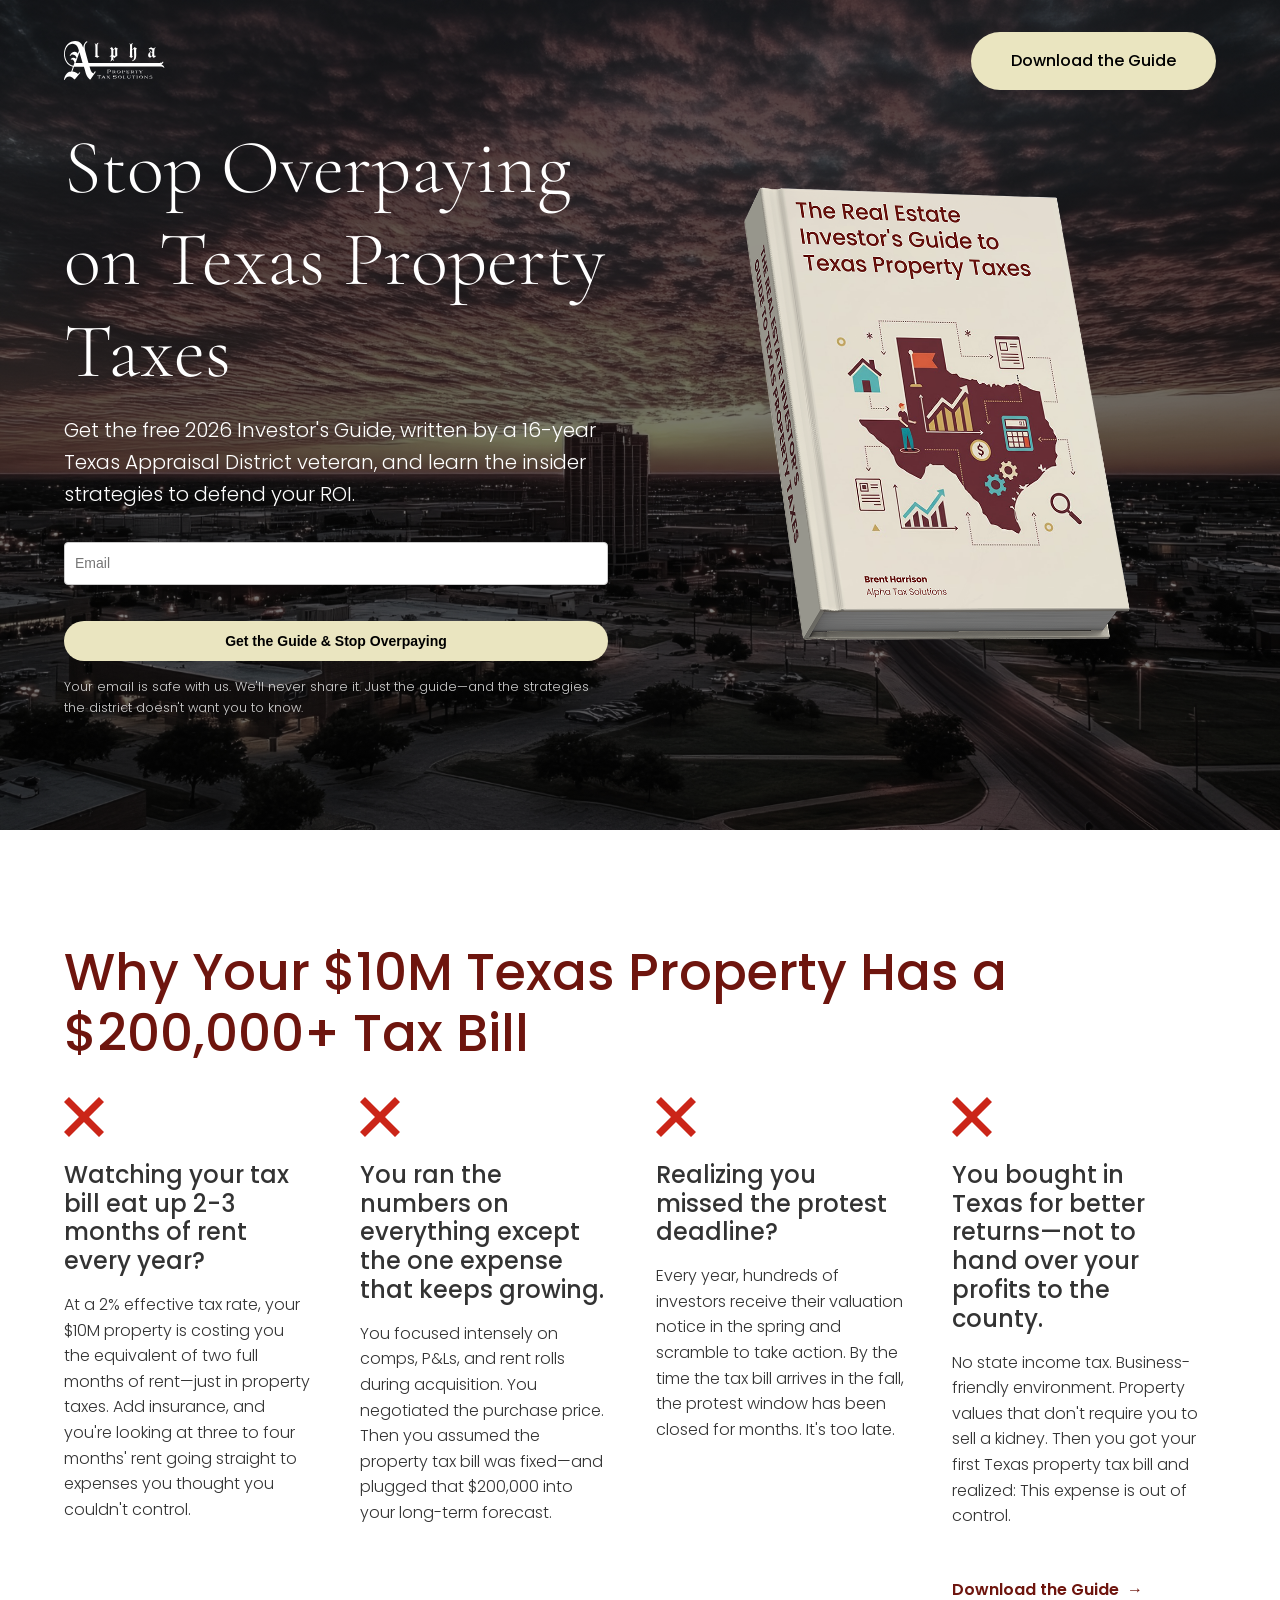
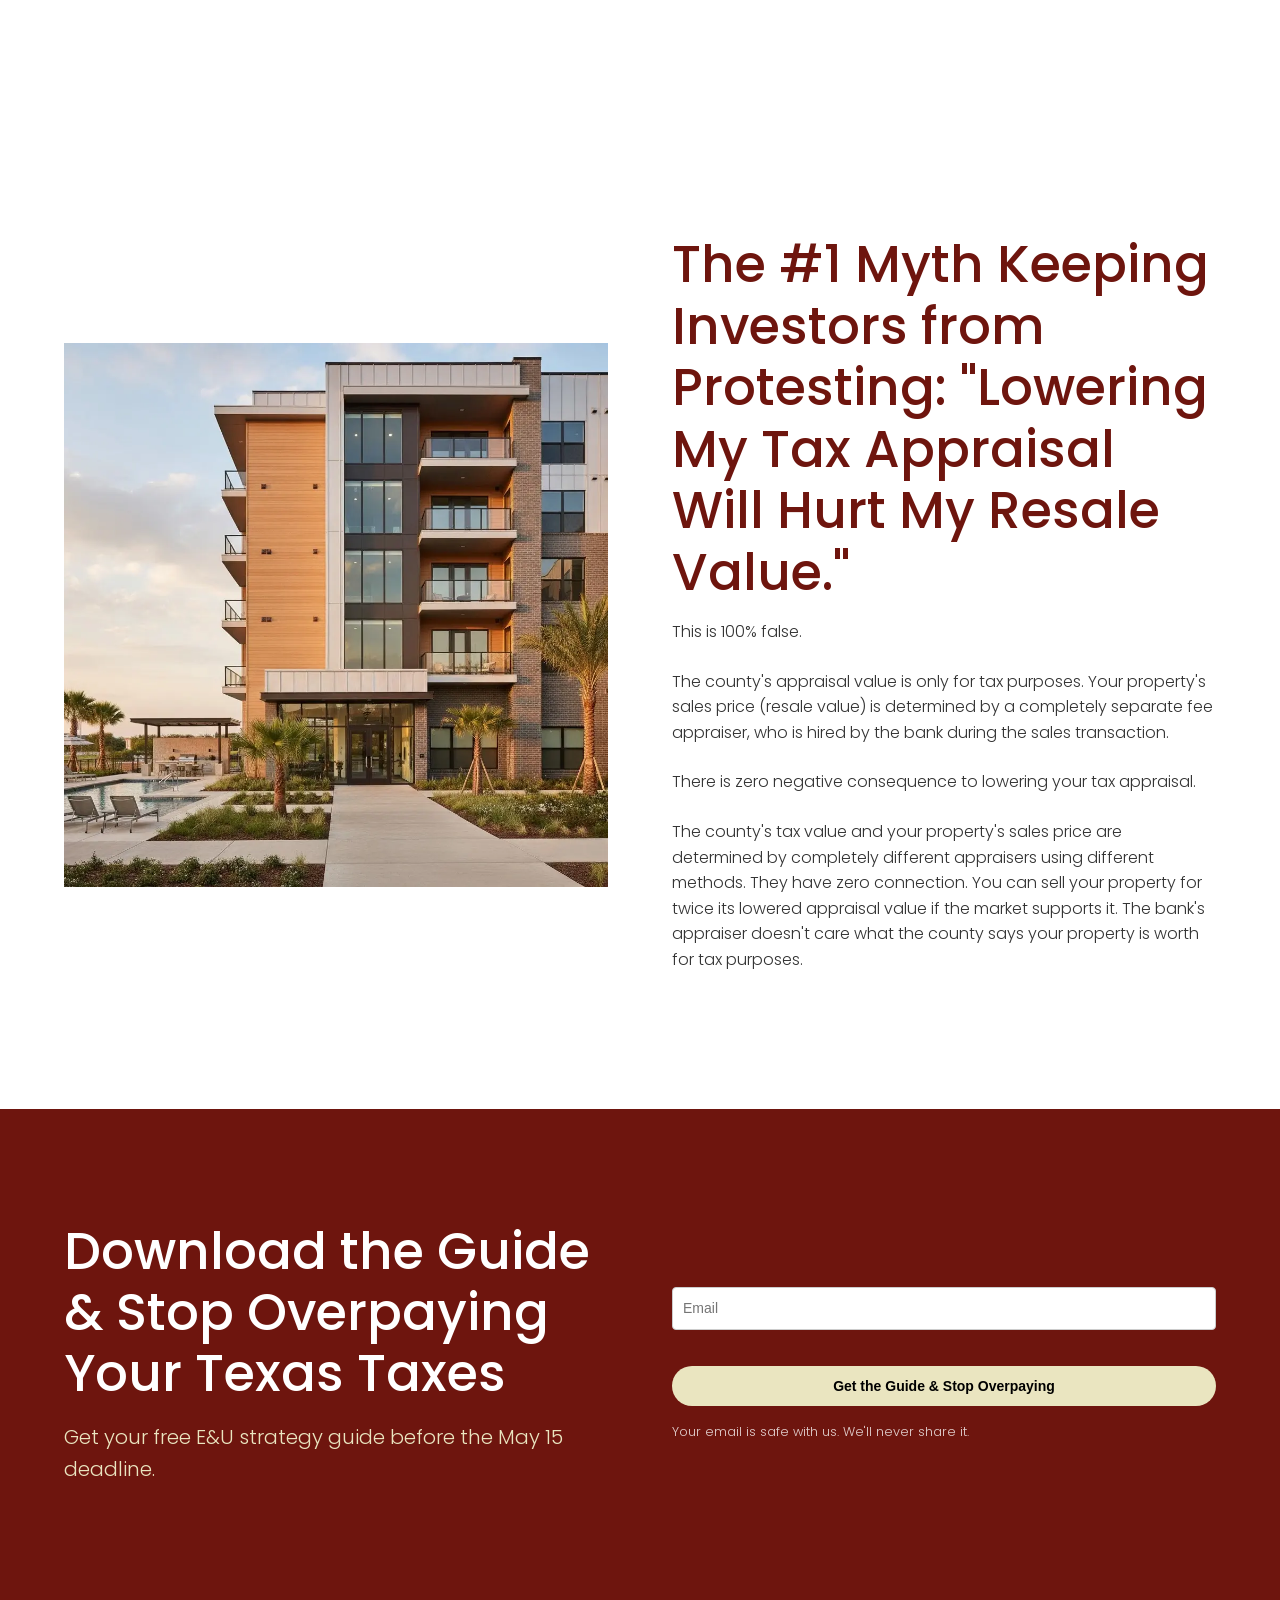
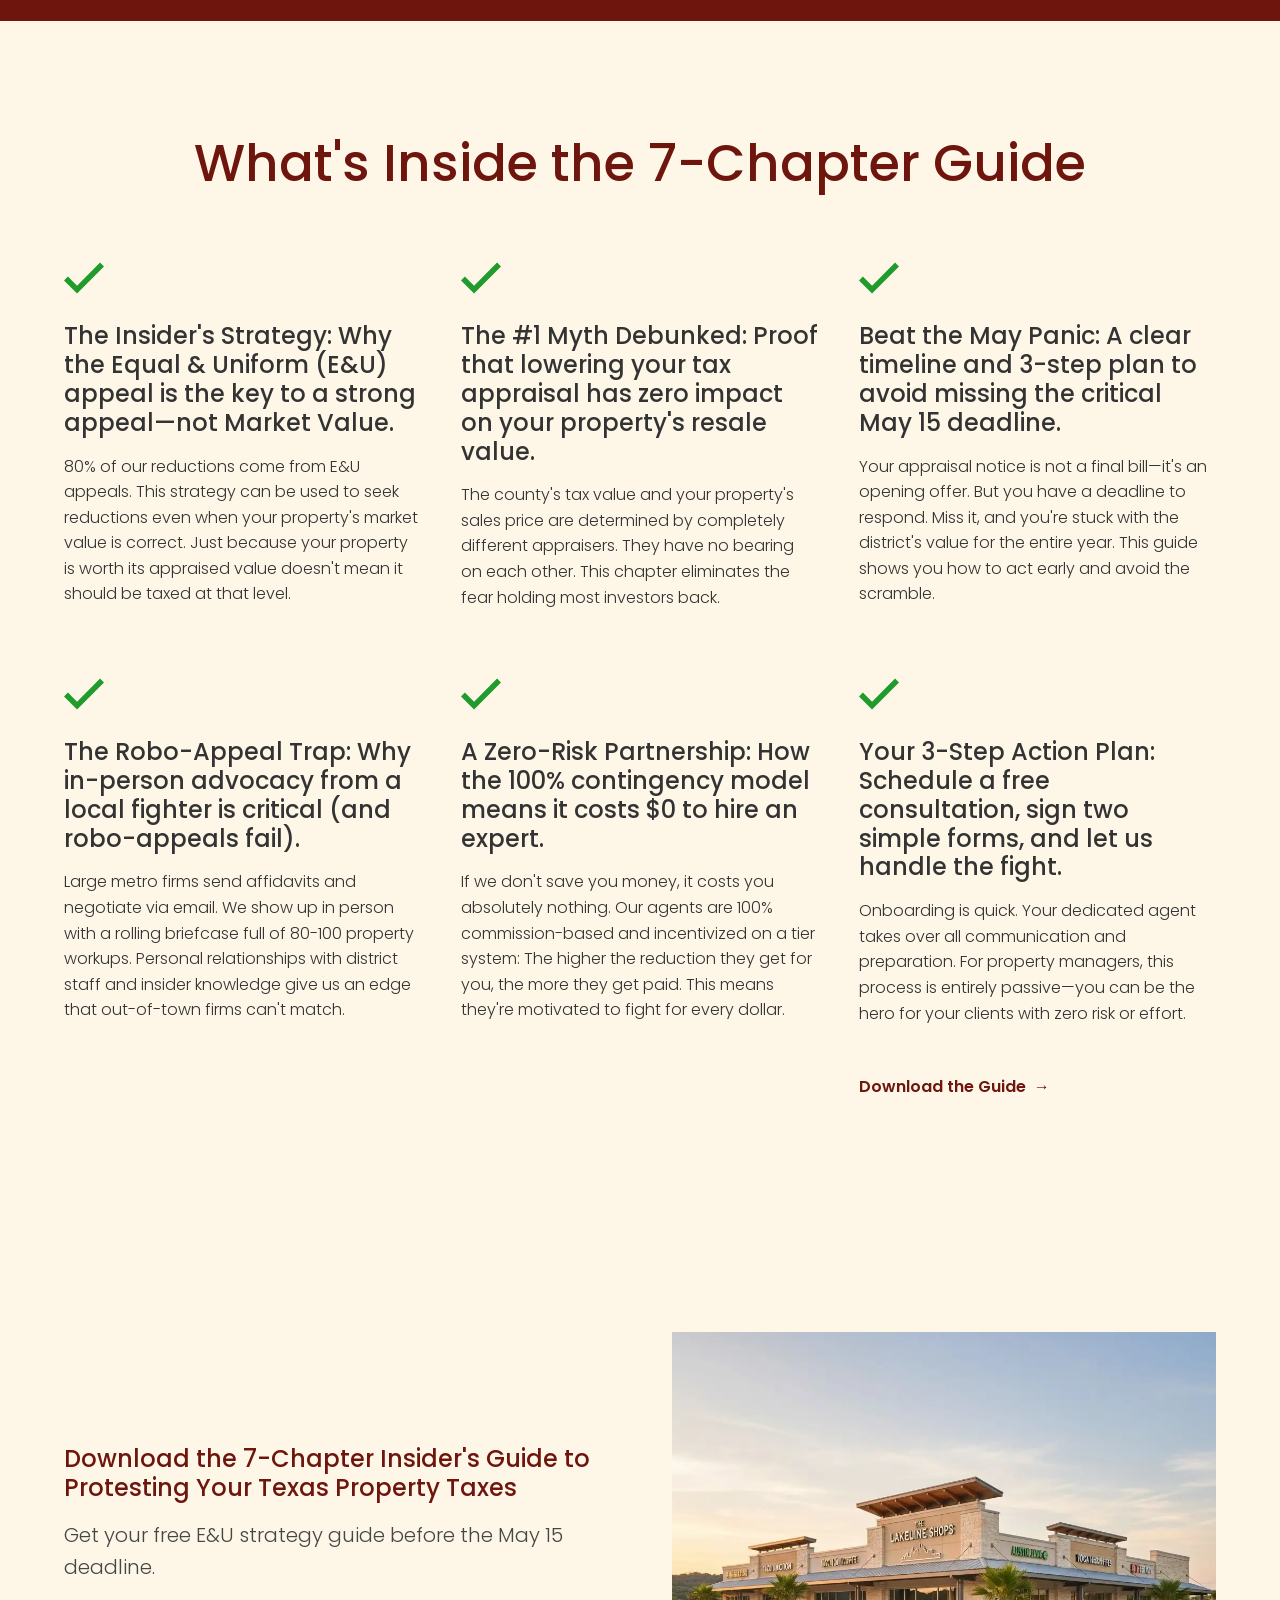
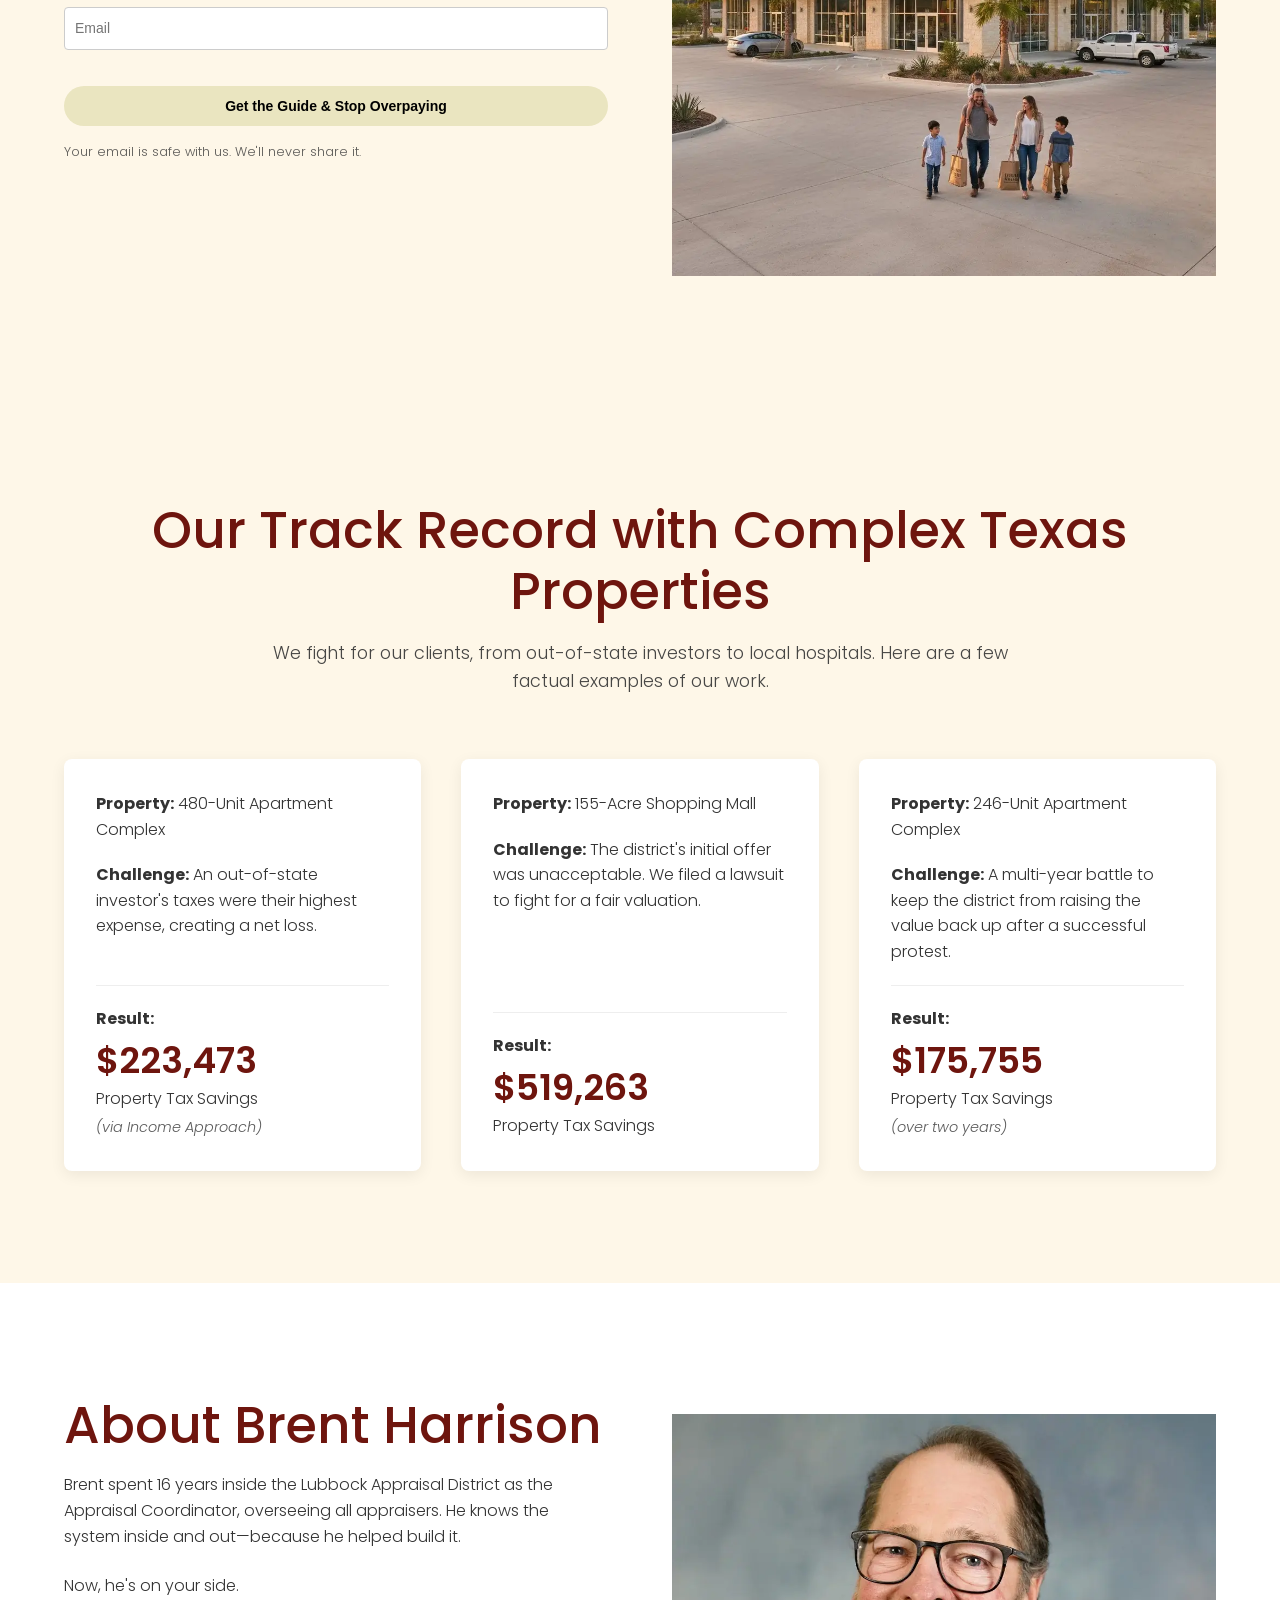
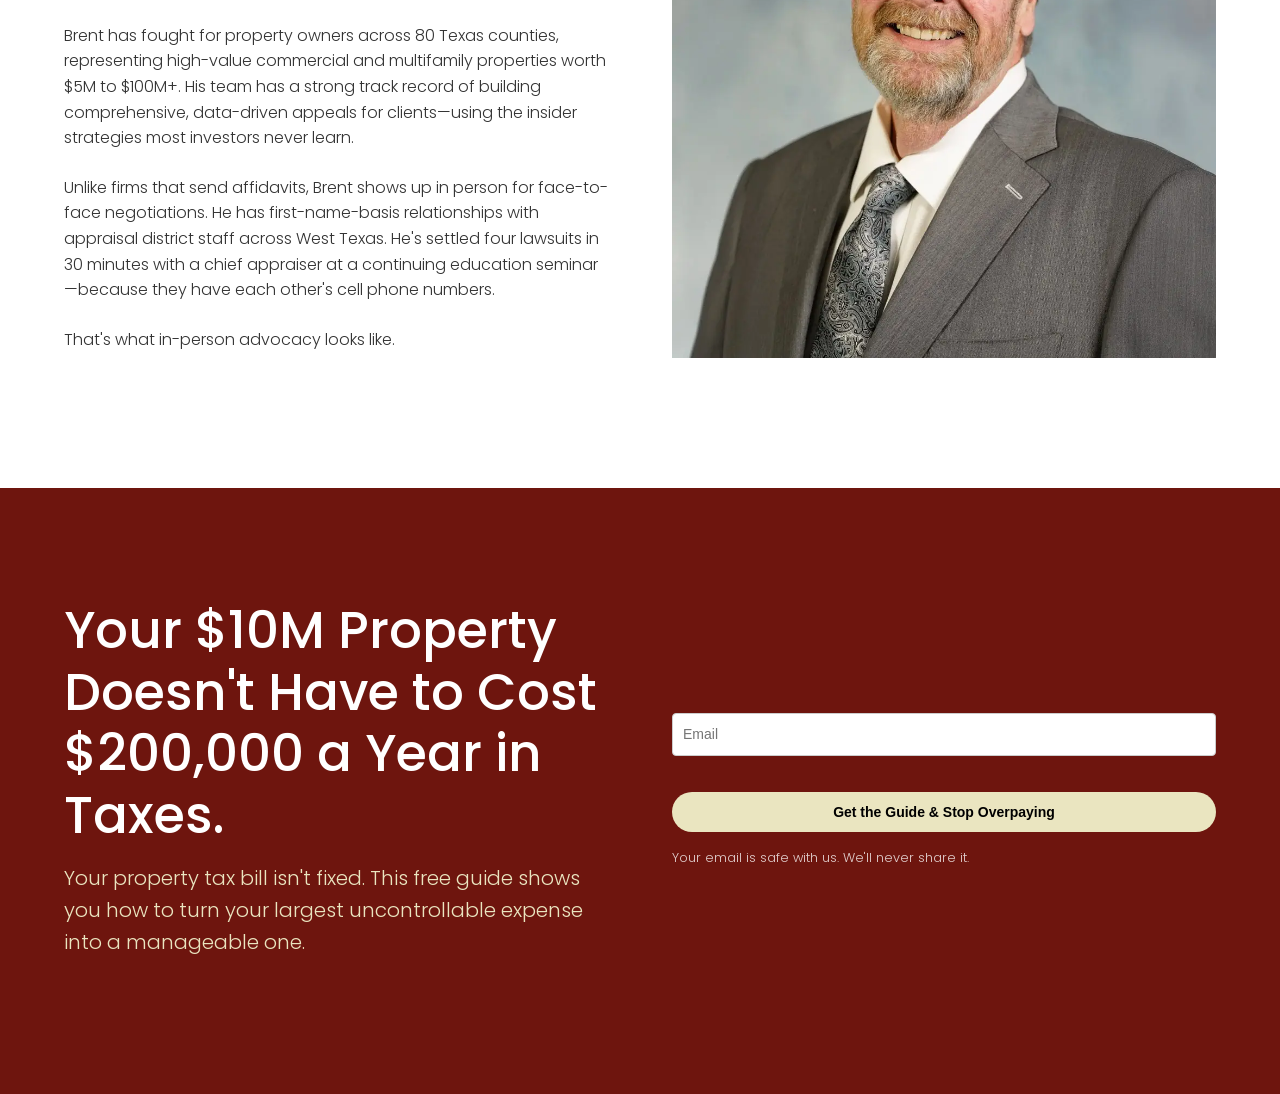
<file: index.html>
<!DOCTYPE html>
<html lang="en">
<head>
    <meta charset="UTF-8">
    <meta name="viewport" content="width=device-width, initial-scale=1.0">
    
    <title>Insider's Texas Property Tax Guide for Investors | Alpha Tax Solutions</title>
    <meta name="description" content="Stop overpaying. Get the free guide from a 16-year appraisal district veteran. Learn the 'Equal & Uniform' insider strategy to protest and lower your Texas tax bill.">
    
    <link rel="icon" href="https://alphataxsolutions.com/wp-content/uploads/2025/10/AlphaTax-favicon-150x150.jpg" sizes="32x32" />
    <link rel="icon" href="https://alphataxsolutions.com/wp-content/uploads/2025/10/AlphaTax-favicon-300x300.jpg" sizes="192x192" />
    <link rel="apple-touch-icon" href="https://alphataxsolutions.com/wp-content/uploads/2025/10/AlphaTax-favicon-300x300.jpg" />
    <link rel="manifest" href="site.webmanifest">

    <link rel="preconnect" href="https://fonts.googleapis.com">
    <link rel="preconnect" href="https://fonts.gstatic.com" crossorigin>
    <link href="https://fonts.googleapis.com/css2?family=Cormorant+Garamond:ital,wght@0,300..700;1,300..700&family=Poppins:ital,wght@0,100;0,200;0,300;0,400;0,500;0,600;0,700;0,800;0,900;1,100;1,200;1,300;1,400;1,500;1,600;1,700;1,800;1,900&display=swap" rel="stylesheet">
    
    <link rel="stylesheet" href="ml-form.css">
    <link rel="stylesheet" href="style.css">

    <!-- Google Tag Manager -->
    <script>(function(w,d,s,l,i){w[l]=w[l]||[];w[l].push({'gtm.start':
    new Date().getTime(),event:'gtm.js'});var f=d.getElementsByTagName(s)[0],
    j=d.createElement(s),dl=l!='dataLayer'?'&l='+l:'';j.async=true;j.src=
    'https://www.googletagmanager.com/gtm.js?id='+i+dl;f.parentNode.insertBefore(j,f);
    })(window,document,'script','dataLayer','GTM-WG2FMM34');</script>
    <!-- End Google Tag Manager -->

    <script type="application/ld+json">
    {
      "@context": "https://schema.org",
      "@type": "ProfessionalService",
      "name": "Alpha Tax Solutions",
      "description": "A property tax protest company specializing in helping Texas investors lower their tax bills using strategies like 'Equal & Uniform'.",
      "address": {
        "@type": "PostalAddress",
        "addressLocality": "Lubbock",
        "addressRegion": "TX",
        "addressCountry": "US"
      },
      "telephone": "+1-806-555-1234",
      "url": "https://www.alphataxsolutions.com",
      "logo": "https://www.alphataxsolutions.com/img/logo.svg",
      "sameAs": [
        "https://www.linkedin.com/company/alpha-tax-solutions"
      ],
      "areaServed": {
        "@type": "State",
        "name": "Texas"
      }
    }
    </script>
    <!-- MailerLite Universal -->
<script>
    (function(w,d,e,u,f,l,n){w[f]=w[f]||function(){(w[f].q=w[f].q||[])
    .push(arguments);},l=d.createElement(e),l.async=1,l.src=u,
    n=d.getElementsByTagName(e)[0],n.parentNode.insertBefore(l,n);})
    (window,document,'script','https://assets.mailerlite.com/js/universal.js','ml');
    ml('account', '2034254');
</script>
<!-- End MailerLite Universal -->
</head>
<body>
    <!-- Google Tag Manager (noscript) -->
    <noscript><iframe src="https://www.googletagmanager.com/ns.html?id=GTM-WG2FMM34"
    height="0" width="0" style="display:none;visibility:hidden"></iframe></noscript>
    <!-- End Google Tag Manager (noscript) -->

    <header class="hero-section">
        <div class="container">
            <nav class="main-nav">
                <a href="#" class="logo">
                    <img src="img/logo.svg" alt="Alpha Tax Solutions Logo">
                </a>
                <a href="#cta" class="btn">Download the Guide</a>
            </nav>
            
            <div class="hero-content grid-2">
                <div class="hero-text">
                    <h1>Stop Overpaying on Texas Property Taxes</h1>
                    <p class="subheader">Get the free 2026 Investor's Guide, written by a 16-year Texas Appraisal District veteran, and learn the insider strategies to defend your ROI.</p>
                    
                    <div class="cta-form" id="guide-form-1">
                        
                        <!--MAILERLITE EMBED -->
                        <div class="mailerlite-form-placeholder"></div>
                        <!--MAILERLITE ENDS -->

                        <p>Your email is safe with us. We'll never share it. Just the guide—and the strategies the district doesn't want you to know.</p>
                    </div>
                </div>
                <div class="hero-image">
                    
                    <img src="img/book.png" alt="Texas Property Tax Guide for Investors">
                </div>
            </div>
        </div>
    </header>

    <main>

        <section class="problem-section section">
            <div class="container">
                <h2 class="problem-heading">Why Your $10M Texas Property Has a $200,000+ Tax Bill</h2>
                <div class="grid-4">
                    <div class="problem-card">
                        <img src="img/cross.svg" alt="Problem Icon" class="icon">
                        <h3>Watching your tax bill eat up 2-3 months of rent every year?</h3>
                        <p>At a 2% effective tax rate, your $10M property is costing you the equivalent of two full months of rent—just in property taxes. Add insurance, and you're looking at three to four months' rent going straight to expenses you thought you couldn't control.</p>
                    </div>
                    <div class="problem-card">
                        <img src="img/cross.svg" alt="Problem Icon" class="icon">
                        <h3>You ran the numbers on everything except the one expense that keeps growing.</h3>
                        <p>You focused intensely on comps, P&Ls, and rent rolls during acquisition. You negotiated the purchase price. Then you assumed the property tax bill was fixed—and plugged that $200,000 into your long-term forecast.</p>
                    </div>
                    <div class="problem-card">
                        <img src="img/cross.svg" alt="Problem Icon" class="icon">
                        <h3>Realizing you missed the protest deadline?</h3>
                        <p> Every year, hundreds of investors receive their valuation notice in the spring and scramble to take action. By the time the tax bill arrives in the fall, the protest window has been closed for months. It's too late.</p>
                    </div>
                    <div class="problem-card">
                        <img src="img/cross.svg" alt="Problem Icon" class="icon">
                        <h3>You bought in Texas for better returns—not to hand over your profits to the county.</h3>
                        <p>No state income tax. Business-friendly environment. Property values that don't require you to sell a kidney. Then you got your first Texas property tax bill and realized: This expense is out of control.</p>
                        <a href="#cta" class="btn btn-secondary">Download the Guide &nbsp;&rarr;</a>
                    </div>
                </div>
            </div>
        </section>

        <section class="myth-section section">
            <div class="container grid-2">
                <div class="myth-image">
                    
                    <img src="img/multifamily.webp" alt="Modern multifamily property in Texas">
                </div>
                <div class="myth-text">
                    <h2>The #1 Myth Keeping Investors from Protesting: "Lowering My Tax Appraisal Will Hurt My Resale Value."</h2>
                    <p>This is 100% false.</p>
                    <p>The county's appraisal value is only for tax purposes. Your property's sales price (resale value) is determined by a completely separate fee appraiser, who is hired by the bank during the sales transaction.</p>
                    <p>There is zero negative consequence to lowering your tax appraisal.</p>
                    <p>The county's tax value and your property's sales price are determined by completely different appraisers using different methods. They have zero connection. You can sell your property for twice its lowered appraisal value if the market supports it. The bank's appraiser doesn't care what the county says your property is worth for tax purposes.</p>
                </div>
            </div>
        </section>

        <section class="cta-section section" id="cta">
            <div class="container grid-2">
                <div class="cta-text">
                    <h2 style="color:white">Download the Guide & Stop Overpaying Your Texas Taxes</h2>
                    <p class="cta-sub">Get your free E&U strategy guide before the May 15 deadline.</p>
                </div>
                <div class="cta-form-container">
                    <div class="cta-form">
                        
                        <!--MAILERLITE EMBED -->
                        <div class="mailerlite-form-placeholder"></div>
                        <!--MAILERLITE ENDS -->

                        <p>Your email is safe with us. We'll never share it.</p>
                    </div>
                </div>
            </div>
        </section>

        <section class="inside-section section">
            <div class="container">
                <h2>What's Inside the 7-Chapter Guide</h2>
                <div class="grid-3">
                    <div class="inside-card">
                        <img src="img/check.svg" alt="Check Icon" class="icon">
                        <h3>The Insider's Strategy: Why the Equal & Uniform (E&U) appeal is the key to a strong appeal—not Market Value.</h3>
                        <p>80% of our reductions come from E&U appeals. This strategy can be used to seek reductions even when your property's market value is correct. Just because your property is worth its appraised value doesn't mean it should be taxed at that level.</p>
                    </div>
                    <div class="inside-card">
                        <img src="img/check.svg" alt="Check Icon" class="icon">
                        <h3>The #1 Myth Debunked: Proof that lowering your tax appraisal has zero impact on your property's resale value.</h3>
                        <p>The county's tax value and your property's sales price are determined by completely different appraisers. They have no bearing on each other. This chapter eliminates the fear holding most investors back.</p>
                    </div>
                    <div class="inside-card">
                        <img src="img/check.svg" alt="Check Icon" class="icon">
                        <h3>Beat the May Panic: A clear timeline and 3-step plan to avoid missing the critical May 15 deadline.</h3>
                        <p>Your appraisal notice is not a final bill—it's an opening offer. But you have a deadline to respond. Miss it, and you're stuck with the district's value for the entire year. This guide shows you how to act early and avoid the scramble.</p>
                    </div>
                    <div class="inside-card">
                        <img src="img/check.svg" alt="Check Icon" class="icon">
                        <h3>The Robo-Appeal Trap: Why in-person advocacy from a local fighter is critical (and robo-appeals fail).</h3>
                        <p>Large metro firms send affidavits and negotiate via email. We show up in person with a rolling briefcase full of 80-100 property workups. Personal relationships with district staff and insider knowledge give us an edge that out-of-town firms can't match.</p>
                    </div>
                    <div class="inside-card">
                        <img src="img/check.svg" alt="Check Icon" class="icon">
                        <h3>A Zero-Risk Partnership: How the 100% contingency model means it costs $0 to hire an expert.</h3>
                        <p> If we don't save you money, it costs you absolutely nothing. Our agents are 100% commission-based and incentivized on a tier system: The higher the reduction they get for you, the more they get paid. This means they're motivated to fight for every dollar.</p>
                    </div>
                    <div class="inside-card">
                        <img src="img/check.svg" alt="Problem Icon" class="icon">
                        <h3>Your 3-Step Action Plan: Schedule a free consultation, sign two simple forms, and let us handle the fight.</h3>
                        <p>Onboarding is quick. Your dedicated agent takes over all communication and preparation. For property managers, this process is entirely passive—you can be the hero for your clients with zero risk or effort.</p>
                        <a href="#guide-form-1" class="btn btn-secondary">Download the Guide &nbsp;&rarr;</a>
                    </div>
                </div>
            </div>
        </section>

        <section class="cta-section-alt section">
            <div class="container grid-2">
                <div class="cta-alt-text">
                    <h3>Download the 7-Chapter Insider's Guide to Protesting Your Texas Property Taxes</h3>
                    <p class="cta-sub">Get your free E&U strategy guide before the May 15 deadline.</p>
                    <div class="cta-form">
                        <!--MAILERLITE EMBED -->
                        <div class="mailerlite-form-placeholder"></div>
                        <!--MAILERLITE ENDS -->
                        
                        <p>Your email is safe with us. We'll never share it.</p>
                    </div>
                </div>
                <div class="cta-alt-image">
                    
                    <img src="img/stripmall.webp" alt="Commercial strip mall property in Texas">
                </div>
            </div>
        </section>

        <!-- ==================================================
          Track Record Section
          ================================================== -->
        <section class="track-record-section section">
            <div class="container">
                <h2 class="track-record-heading">Our Track Record with Complex Texas Properties</h2>
                <p class="section-subheader">We fight for our clients, from out-of-state investors to local hospitals. Here are a few factual examples of our work.</p>
                
                <div class="grid-3">
                    <!-- Case Study Card 1 -->
                    <div class="case-study-card">
                        <p><strong>Property:</strong> 480-Unit Apartment Complex</p>
                        <p><strong>Challenge:</strong> An out-of-state investor's taxes were their highest expense, creating a net loss.</p>
                        <p class="case-study-result-wrapper">
                            <strong>Result:</strong> 
                            <span class="case-study-result">$223,473</span> 
                            Property Tax Savings 
                            <span class="case-study-note">(via Income Approach)</span>
                        </p>
                    </div>
                    
                    <!-- Case Study Card 2 -->
                    <div class="case-study-card">
                        <p><strong>Property:</strong> 155-Acre Shopping Mall</p>
                        <p><strong>Challenge:</strong> The district's initial offer was unacceptable. We filed a lawsuit to fight for a fair valuation.</p>
                        <p class="case-study-result-wrapper">
                            <strong>Result:</strong> 
                            <span class="case-study-result">$519,263</span> 
                            Property Tax Savings
                        </p>
                    </div>
                    
                    <!-- Case Study Card 3 -->
                    <div class="case-study-card">
                        <p><strong>Property:</strong> 246-Unit Apartment Complex</p>
                        <p><strong>Challenge:</strong> A multi-year battle to keep the district from raising the value back up after a successful protest.</p>
                        <p class="case-study-result-wrapper">
                            <strong>Result:</strong> 
                            <span class="case-study-result">$175,755</span> 
                            Property Tax Savings 
                            <span class="case-study-note">(over two years)</span>
                        </p>
                    </div>
                </div>
            </div>
        </section>

        <section class="about-section section">
            <div class="container grid-2">
                <div class="about-text">
                    <h2>About Brent Harrison</h2>
                    <p>Brent spent 16 years inside the Lubbock Appraisal District as the Appraisal Coordinator, overseeing all appraisers. He knows the system inside and out—because he helped build it.</p>
                    <p>Now, he's on your side.</p>
                    <p>Brent has fought for property owners across 80 Texas counties, representing high-value commercial and multifamily properties worth $5M to $100M+. His team has a strong track record of building comprehensive, data-driven appeals for clients—using the insider strategies most investors never learn.</p>
                    <p>Unlike firms that send affidavits, Brent shows up in person for face-to-face negotiations. He has first-name-basis relationships with appraisal district staff across West Texas. He's settled four lawsuits in 30 minutes with a chief appraiser at a continuing education seminar—because they have each other's cell phone numbers.</p>
                    <p>That's what in-person advocacy looks like.</p>
                </div>
                <div class="about-image">
                    
                    <img src="img/brent.webp" alt="Brent Harrison, 16-year appraisal district veteran">
                </div>
            </div>
        </section>

        <section class="cta-section section">
            <div class="container grid-2">
                <div class="cta-text">
                    <h2 style="color:white;">Your $10M Property Doesn't Have to Cost $200,000 a Year in Taxes.</h2>
                    <p class="cta-sub">Your property tax bill isn't fixed. This free guide shows you how to turn your largest uncontrollable expense into a manageable one.</p>
                </div>
                <div class="cta-form-container">
                    <div class="cta-form">

                        <!--MAILERLITE EMBED -->
                        <div class="mailerlite-form-placeholder"></div>
                        <!--MAILERLITE ENDS -->

                        <p>Your email is safe with us. We'll never share it.</p>
                    </div>
                </div>
            </div>
        </section>
    </main>

<template id="ml-form-template">
    <div id="mlb2-35857523" class="ml-form-embedContainer ml-subscribe-form ml-subscribe-form-35857523">
        <div class="ml-form-align-center">
            <div class="ml-form-embedWrapper embedForm">
                <div class="ml-form-embedBody ml-form-embedBodyDefault row-form">
                    <div class="ml-form-embedContent" style="margin-bottom: 0px;"></div>
                    <form class="ml-block-form" action="https://assets.mailerlite.com/jsonp/2034254/forms/176783308615583150/subscribe" data-code="" method="post" target="_blank">
                        <div class="ml-form-formContent">
                            <div class="ml-form-fieldRow">
                                <div class="ml-field-group ml-field-email ml-validate-email ml-validate-required">
                                    <input aria-label="email" aria-required="true" type="email" class="form-control" data-inputmask="" name="fields[email]" placeholder="Email" autocomplete="email">
                                </div>
                            </div>
                            
                            <input type="hidden" name="fields[utm_source]" value="">
                            <input type="hidden" name="fields[utm_medium]" value="">
                            <input type="hidden" name="fields[utm_campaign]" value="">
                            <input type="hidden" name="fields[utm_content]" value="">
                            <input type="hidden" name="fields[utm_term]" value="">
                            <input type="hidden" name="fields[gclid]" value="">
                        </div>

                        <input type="hidden" name="ml-submit" value="1">
                        <div class="ml-form-embedSubmit">
                            <button type="submit" class="primary">Get the Guide & Stop Overpaying</button>
                            <button disabled="disabled" style="display: none;" type="button" class="loading">
                                <div class="ml-form-embedSubmitLoad"></div>
                                <span class="sr-only">Loading...</span>
                            </button>
                        </div>
                        <input type="hidden" name="anticsrf" value="true">
                    </form>
                </div>
                <div class="ml-form-successBody row-success" style="display: none">
                    <div class="ml-form-successContent">
                        <h4>Thank you!</h4>
                        <p>You have successfully joined our subscriber list.</p>
                    </div>
                </div>
            </div>
        </div>
    </div>
</template>

<script>
    (function() {
        // A. Inject the Form into placeholders
        const template = document.getElementById('ml-form-template');
        const placeholders = document.querySelectorAll('.mailerlite-form-placeholder');

        placeholders.forEach(placeholder => {
            const clone = template.content.cloneNode(true);
            placeholder.appendChild(clone);
        });

        // B. Handle UTM Capturing for ALL forms
        const urlParams = new URLSearchParams(window.location.search);
        const utmTags = ['utm_source', 'utm_medium', 'utm_campaign', 'utm_term', 'utm_content', 'gclid'];

        utmTags.forEach(param => {
            const value = urlParams.get(param);
            if (value) {
                // Find ALL inputs with this name across all 4 forms
                const fields = document.querySelectorAll(`input[name="fields[${param}]"]`);
                fields.forEach(field => {
                    field.value = value;
                });
            }
        });

        // C. Optional: MailerLite Success Redirect (If you need the redirect)
        window.ml_webform_success_35857523 = function() {
            try {
                window.top.location.href = 'https://alphataxsolutions.com/thanks/';
            } catch (e) {
                window.location.href = 'https://alphataxsolutions.com/thanks/';
            }
        };
    })();
</script>

<script src="https://groot.mailerlite.com/js/w/webforms.min.js?v95037e5bac78f29ed026832ca21a7c7b" type="text/javascript"></script>

</body>
</html>
</file>
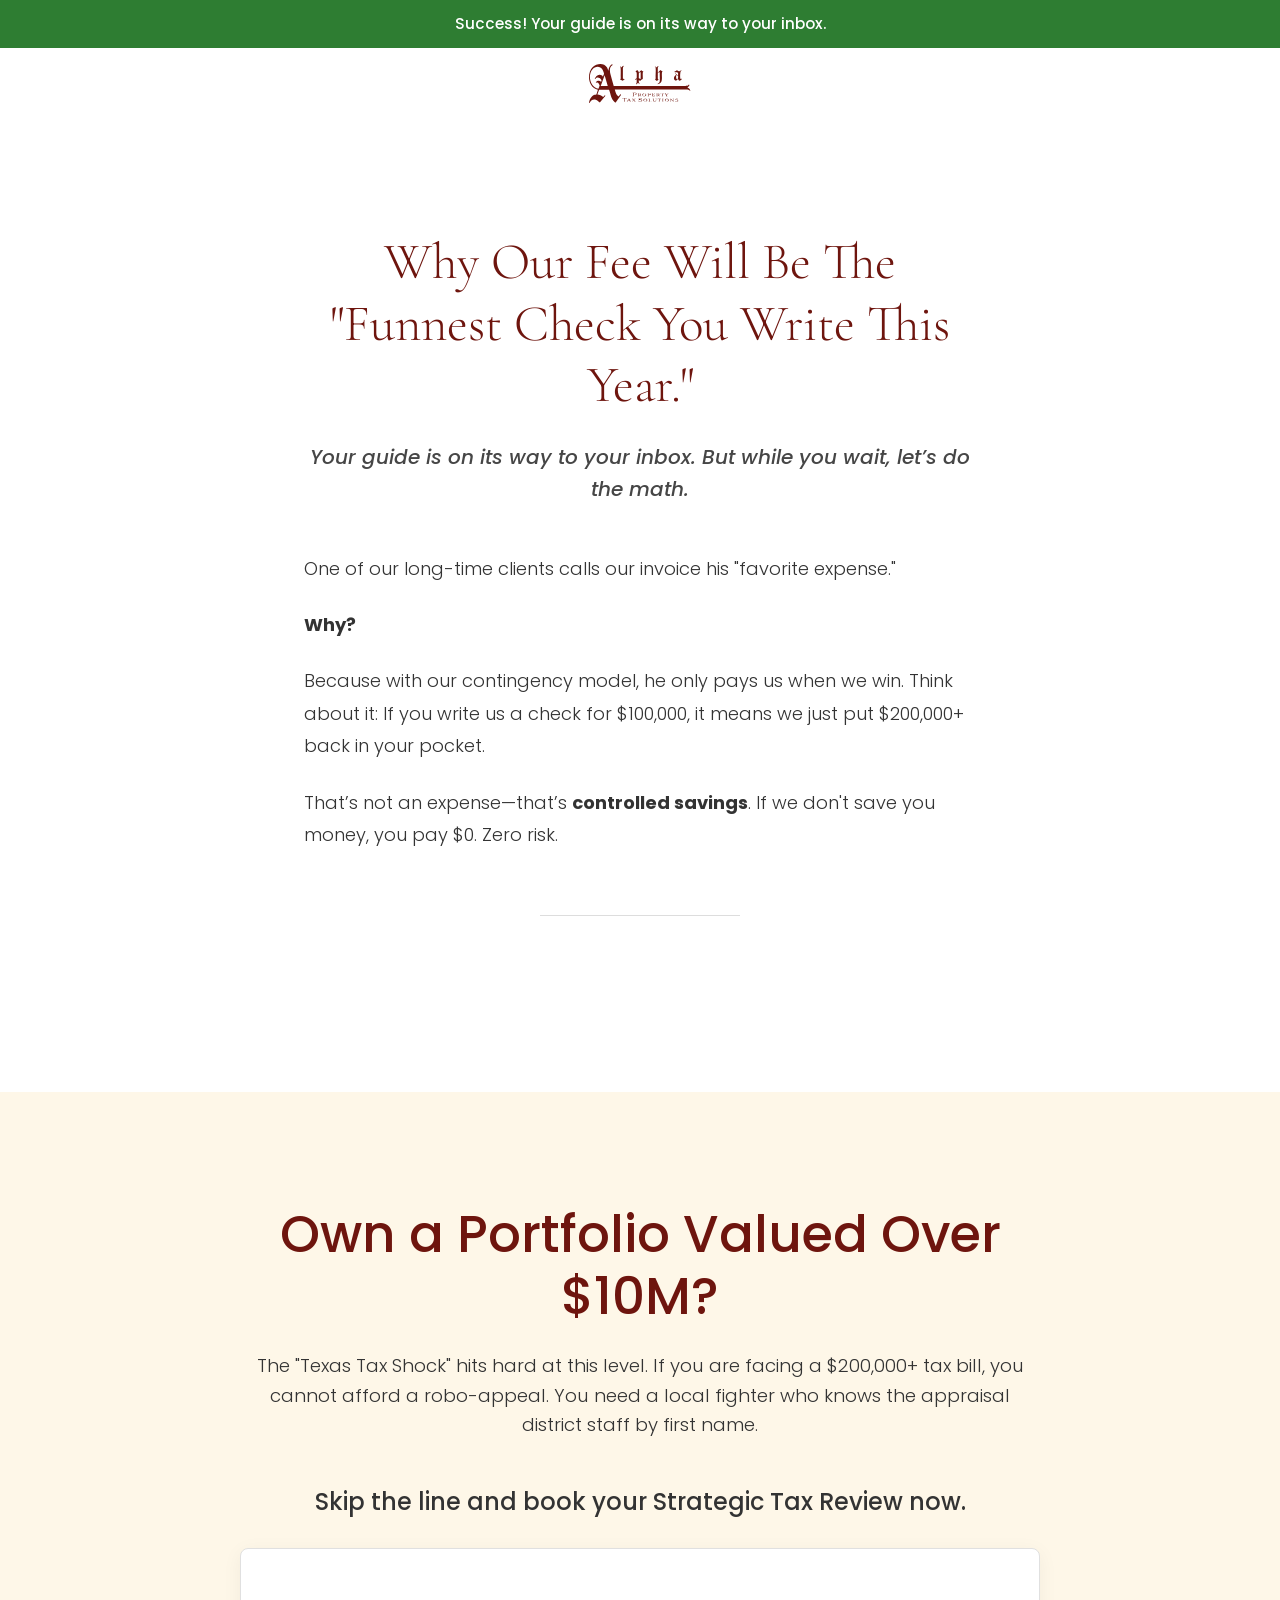
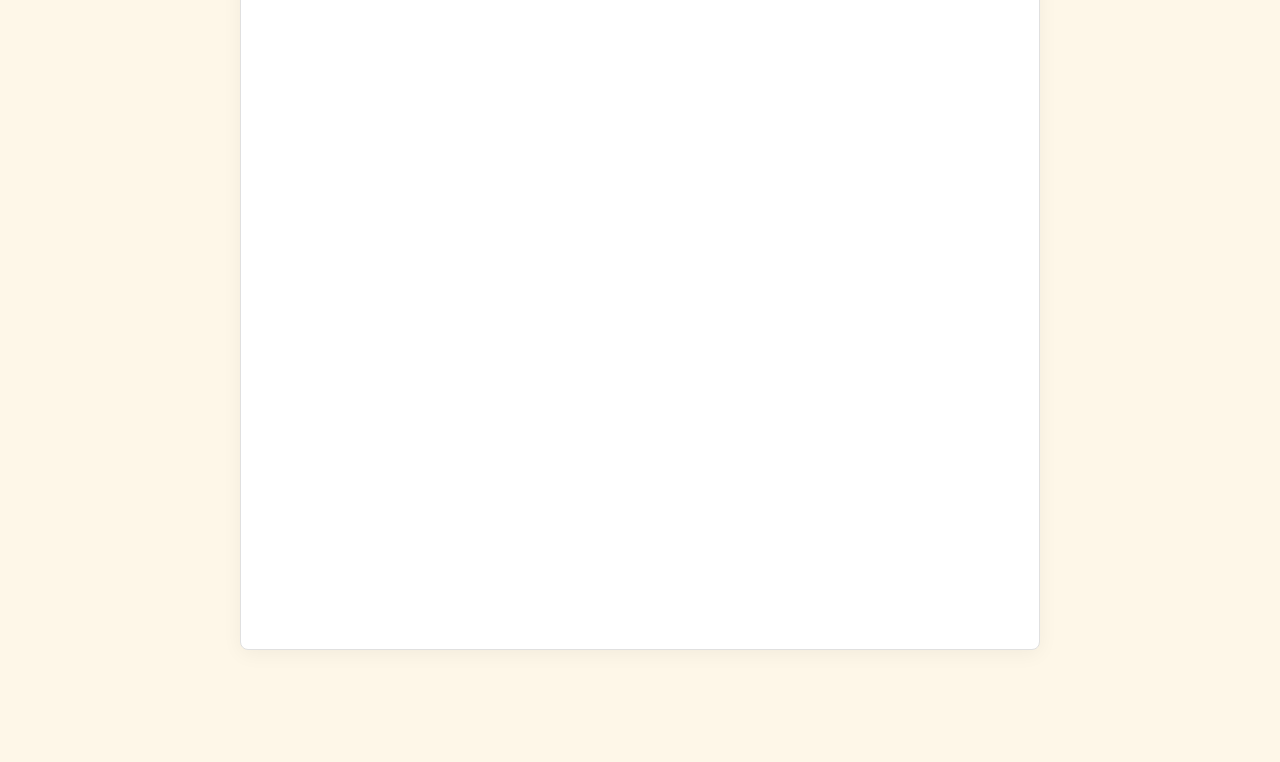
<file: thanks.html>
<!DOCTYPE html>
<html lang="en">
<head>
    <meta charset="UTF-8">
    <meta name="viewport" content="width=device-width, initial-scale=1.0">
    
    <title>Start Your Strategic Tax Review | Alpha Tax Solutions</title>
    <meta name="robots" content="noindex"> 
    <link rel="icon" href="https://alphataxsolutions.com/wp-content/uploads/2025/10/AlphaTax-favicon-150x150.jpg" sizes="32x32" />
    <link rel="icon" href="https://alphataxsolutions.com/wp-content/uploads/2025/10/AlphaTax-favicon-300x300.jpg" sizes="192x192" />
    <link rel="apple-touch-icon" href="https://alphataxsolutions.com/wp-content/uploads/2025/10/AlphaTax-favicon-300x300.jpg" />
    <link rel="preconnect" href="https://fonts.googleapis.com">
    <link rel="preconnect" href="https://fonts.gstatic.com" crossorigin>
    <link href="https://fonts.googleapis.com/css2?family=Cormorant+Garamond:ital,wght@0,300..700;1,300..700&family=Poppins:ital,wght@0,100;0,200;0,300;0,400;0,500;0,600;0,700;0,800;0,900;1,100;1,200;1,300;1,400;1,500;1,600;1,700;1,800;1,900&display=swap" rel="stylesheet">
    
    <link rel="stylesheet" href="style.css">

    <!-- Google Tag Manager -->
    <script>(function(w,d,s,l,i){w[l]=w[l]||[];w[l].push({'gtm.start':
    new Date().getTime(),event:'gtm.js'});var f=d.getElementsByTagName(s)[0],
    j=d.createElement(s),dl=l!='dataLayer'?'&l='+l:'';j.async=true;j.src=
    'https://www.googletagmanager.com/gtm.js?id='+i+dl;f.parentNode.insertBefore(j,f);
    })(window,document,'script','dataLayer','GTM-WG2FMM34');</script>
    <!-- End Google Tag Manager -->
    
    <script>
        (function(w,d,e,u,f,l,n){w[f]=w[f]||function(){(w[f].q=w[f].q||[])
        .push(arguments);},l=d.createElement(e),l.async=1,l.src=u,
        n=d.getElementsByTagName(e)[0],n.parentNode.insertBefore(l,n);})
        (window,document,'script','https://assets.mailerlite.com/js/universal.js','ml');
        ml('account', '2034254');
    </script>
</head>
<body>
    <!-- Google Tag Manager (noscript) -->
    <noscript><iframe src="https://www.googletagmanager.com/ns.html?id=GTM-WG2FMM34"
    height="0" width="0" style="display:none;visibility:hidden"></iframe></noscript>
    <!-- End Google Tag Manager (noscript) -->

    <div class="success-banner">
    <div class="container">
        <p>Success! Your guide is on its way to your inbox.</p>
    </div>
</div>

<header class="thank-you-header">
    <div class="container">
        <nav class="main-nav">
            <a href="index.html" class="logo" style="margin: 0 auto;">
                <img src="img/red-logo.svg" alt="Alpha Tax Solutions Logo">
            </a>
        </nav>
    </div>
</header>

    <main>
        <section class="section letter-section">
            <div class="thank-you-container">
                <h1 class="letter-head">Why Our Fee Will Be The "Funnest Check You Write This Year."</h1>
                <p class="letter-sub">Your guide is on its way to your inbox. But while you wait, let’s do the math.</p>
                
                <div class="letter-body">
                    <p>One of our long-time clients calls our invoice his "favorite expense."</p>
                    <p><strong>Why?</strong></p>
                    <p>Because with our contingency model, he only pays us when we win. Think about it: If you write us a check for $100,000, it means we just put $200,000+ back in your pocket.</p>
                    <p>That’s not an expense—that’s <strong>controlled savings</strong>. If we don't save you money, you pay $0. Zero risk.</p>
                </div>

                <div class="divider"></div>
            </div>
        </section>

        <section class="section triage-section">
            <div class="container">
                <div class="triage-content">
                    <h2>Own a Portfolio Valued Over $10M?</h2>
                    <p class="triage-text">The "Texas Tax Shock" hits hard at this level. If you are facing a $200,000+ tax bill, you cannot afford a robo-appeal. You need a local fighter who knows the appraisal district staff by first name.</p>
                    
                    <h3 style="margin-bottom: 2rem;">Skip the line and book your Strategic Tax Review now.</h3>
                    
                    <div id="calendly-embed">
                        <!-- Calendly inline widget begin -->
                        <div class="calendly-inline-widget" data-url="https://calendly.com/florence-alphataxsolutions/30min?text_color=1a3034&primary_color=d3a273" style="min-width:320px;height:700px;"></div>
                        <script type="text/javascript" src="https://assets.calendly.com/assets/external/widget.js" async></script>
                        <!-- Calendly inline widget end -->
                    </div>
                </div>
            </div>
        </section>
    </main>

    </body>
</html>
</file>
<file: ml-form.css>
@import url("https://assets.mlcdn.com/fonts.css?version=1770645");

/* LOADER - Keep this as is */
.ml-form-embedSubmitLoad { display: inline-block; width: 20px; height: 20px; }
.g-recaptcha { transform: scale(1); transform-origin: 0 0; height: auto; }
.sr-only { position: absolute; width: 1px; height: 1px; padding: 0; margin: -1px; overflow: hidden; clip: rect(0,0,0,0); border: 0; }
.ml-form-embedSubmitLoad:after { content: " "; display: block; width: 11px; height: 11px; margin: 1px; border-radius: 50%; border: 4px solid #fff; border-color: #000000 #000000 #000000 transparent; animation: ml-form-embedSubmitLoad 1.2s linear infinite; }
@keyframes ml-form-embedSubmitLoad { 0% { transform: rotate(0deg); } 100% { transform: rotate(360deg); } }

/* Main Container - Removed width constraints so it fits your div */
.ml-subscribe-form-35857523.ml-form-embedContainer { 
    box-sizing: border-box; 
    display: table; 
    margin: 0 auto; 
    position: static; 
    width: 100% !important; 
}

/* Typography Reset */
.ml-subscribe-form-35857523.ml-form-embedContainer h4,
.ml-subscribe-form-35857523.ml-form-embedContainer p,
.ml-subscribe-form-35857523.ml-form-embedContainer span,
.ml-subscribe-form-35857523.ml-form-embedContainer button { 
    text-transform: none !important; 
    letter-spacing: normal !important; 
}

/* Wrapper - MADE TRANSPARENT & REMOVED PADDING */
.ml-subscribe-form-35857523.ml-form-embedContainer .ml-form-embedWrapper { 
    background-color: transparent !important; /* Key Change */
    border: none !important; 
    padding: 0 !important; /* Key Change */
    box-sizing: border-box; 
    display: inline-block !important; 
    margin: 0; 
    position: relative; 
    width: 100%;
}

/* Body - REMOVED PADDING */
.ml-subscribe-form-35857523.ml-form-embedContainer .ml-form-embedWrapper .ml-form-embedBody,
.ml-subscribe-form-35857523.ml-form-embedContainer .ml-form-embedWrapper .ml-form-successBody { 
    padding: 0 !important; /* Key Change */
}

/* Inputs - Clean Style */
.ml-subscribe-form-35857523.ml-form-embedContainer .ml-form-embedWrapper .ml-form-embedBody .ml-form-fieldRow { 
    margin: 0 0 10px 0; 
    width: 100%; 
}

.ml-subscribe-form-35857523.ml-form-embedContainer .ml-form-embedWrapper .ml-form-embedBody .ml-form-fieldRow input { 
    background-color: #ffffff !important; 
    color: #333333 !important; 
    border: 1px solid #cccccc !important; 
    border-radius: 4px !important; 
    font-family: 'Open Sans', Arial, Helvetica, sans-serif; 
    font-size: 14px !important; 
    height: auto; 
    line-height: 21px !important; 
    padding: 10px !important; 
    width: 100% !important; 
    box-sizing: border-box !important; 
}

/* Submit Button */
.ml-subscribe-form-35857523.ml-form-embedContainer .ml-form-embedWrapper .ml-form-embedBody .ml-form-embedSubmit { 
    margin: 10px 0 0 0; /* Slight margin top */
    float: left; 
    width: 100%; 
}

.ml-subscribe-form-35857523.ml-form-embedContainer .ml-form-embedWrapper .ml-form-embedBody .ml-form-embedSubmit button { 
    background-color: #EAE5C0 !important; 
    border: none !important; 
    border-radius: 25px !important; 
    color: #000000 !important; 
    cursor: pointer; 
    font-family: 'Open Sans', Arial, Helvetica, sans-serif !important; 
    font-size: 14px !important; 
    font-weight: 600 !important; /* Made slightly bolder */
    padding: 12px 20px !important; /* Better padding */
    width: 100% !important; 
    transition: background-color 0.2s ease;
}

.ml-subscribe-form-35857523.ml-form-embedContainer .ml-form-embedWrapper .ml-form-embedBody .ml-form-embedSubmit button:hover { 
    background-color: #ded8ab !important; 
}

/* Success Message */
.ml-subscribe-form-35857523.ml-form-embedContainer .ml-form-successContent {
    text-align: center;
    color: #333;
}

/* Errors */
.ml-error input { border-color: red !important; }

/* Mobile */
@media only screen and (max-width: 400px){
  .ml-form-embedWrapper.embedDefault, .ml-form-embedWrapper.embedPopup { width: 100%!important; }
}
</file>
<file: style.css>
/*
==================================================
CSS Variables (Root)
==================================================
*/
:root {
    /* Fonts */
    --font-primary: 'Poppins', sans-serif;
    --font-secondary: 'Cormorant Garamond', serif;

    /* Colors */
    --color-primary: #6E150E;
    --color-secondary: #EAE5C0;
    --color-accent: #FEF7E8;
    --color-text-light: #ffffff;
    --color-text-dark: #000000;
    --color-text-body: #333333;

    /* Sizing & Spacing */
    --padding-section: 112px;
    --padding-container: 64px;
    --max-width-container: 1440px;
    --border-radius-btn: 70px;
}

/*
==================================================
Global Reset & Base Styles
==================================================
*/
* {
    margin: 0;
    padding: 0;
    box-sizing: border-box;
}

html {
    scroll-behavior: smooth;
    font-size: 16px;
}

body {
    font-family: var(--font-primary);
    font-weight: 300;
    line-height: 1.6;
    color: var(--color-text-body);
    background-color: var(--color-text-light);
}

img {
    max-width: 100%;
    height: auto;
    display: block;
}

a {
    text-decoration: none;
    color: inherit;
}

/*
==================================================
Typography
==================================================
*/
h1, h2, h3 {
    margin-bottom: 1rem;
    line-height: 1.2;
}

h1 {
    font-family: var(--font-secondary);
    font-weight: 300;
    font-size: clamp(3rem, 6vw, 5rem); /* Scales font size */
}

h2 {
    font-family: var(--font-primary);
    font-weight: 500;
    color: var(--color-primary);
    font-size: clamp(2rem, 4vw, 3.25rem);
}

h3 {
    font-family: var(--font-primary);
    font-weight: 500;
    font-size: clamp(1.25rem, 2vw, 1.5rem);
}

p {
    margin-bottom: 1.5rem;
}

p.subheader {
    font-size: 1.25rem;
    margin-bottom: 2rem;
}

.icon {
    height: 40px;
    width: 40px;
    margin-bottom: 1.5rem;
}

/*
==================================================
Layout & Reusable Components
==================================================
*/
.section {
    padding: var(--padding-section) 0;
}

.container {
    width: 100%;
    max-width: var(--max-width-container);
    margin: 0 auto;
    padding: 0 var(--padding-container);
}

.grid-2 {
    display: grid;
    grid-template-columns: 1fr 1fr;
    gap: 4rem;
    align-items: center;
}

.grid-3 {
    display: grid;
    grid-template-columns: repeat(3, 1fr);
    gap: 2.5rem;
}

.grid-4 {
    display: grid;
    grid-template-columns: repeat(4, 1fr);
    gap: 2rem;
}

/* Buttons */
.btn {
    display: inline-block;
    padding: 1rem 2.5rem;
    background-color: var(--color-secondary);
    color: var(--color-text-dark);
    border-radius: var(--border-radius-btn);
    font-weight: 500;
    text-align: center;
    transition: all 0.3s ease;
    border: none;
    cursor: pointer;
    font-size: 1rem;
}

.btn:hover {
    transform: translateY(-3px);
    box-shadow: 0 4px 10px rgba(0, 0, 0, 0.1);
}

.btn.btn-secondary {
    background-color: transparent;
    color: var(--color-primary);
    padding: 0.5rem 0;
    border-radius: 0;
    font-weight: 600;
}

.btn.btn-secondary:hover {
    transform: none;
    box-shadow: none;
    opacity: 0.7;
}

/* ==================================================
  CTA Form (UPDATED)
  ==================================================
*/
.cta-form {
    display: flex;
    flex-direction: column;
    gap: 1rem;
}

.cta-form form {
    display: flex;
    flex-direction: column; /* Stacks the grid and button */
    gap: 1rem; /* Space between grid and button */
    width: 100%;
}

/* This is the new 2x2 grid container */
.form-grid {
    display: grid;
    grid-template-columns: 1fr;
}

/* Updated to style all new inputs */
.cta-form input[type="text"],
.cta-form input[type="email"],
.cta-form input[type="tel"] {
    width: 100%; /* Fields fill their grid cell */
    padding: 1rem;
    border: 1px solid #ccc;
    font-family: var(--font-primary);
    font-size: 1rem;
}

/* Updated for full-width button */
.cta-form .btn {
    width: 100%;
    flex-shrink: 0; 
}

.cta-form p {
    font-size: 0.8rem;
    opacity: 0.8;
    margin-bottom: 0;
}

/*
==================================================
Section Specific Styles
==================================================
*/

/* --- Hero Section --- */
.hero-section {
    background: linear-gradient(rgba(0, 0, 0, 0.5), rgba(0, 0, 0, 0.5)), url('img/city.jpg') no-repeat center center/cover;
    color: var(--color-text-light);
    padding-bottom: var(--padding-section);
}

.main-nav {
    display: flex;
    justify-content: space-between;
    align-items: center;
    padding: 2rem 0;
}

.main-nav .logo img {
    height: 40px;
    width: auto;
}

.hero-content {
    min-height: 60vh;
}

.hero-image img {
    width: 100%;
    max-width: 450px;
    margin: 0 auto;
}

/* --- Problem Section --- */
.problem-heading {
    /* Spans 2 columns on a 4-column grid base */
    grid-column: 1 / span 2;
    margin-bottom: 2rem;
}

.problem-section .grid-4 {
    align-items: flex-start;
}

.problem-card {
    padding-right: 1rem; /* Ensures text doesn't touch next card's space */
}
.problem-card .btn-secondary {
    margin-top: 1rem;
}

/* --- Myth Section --- */
.myth-section .myth-image img {
    aspect-ratio: 1/1;
    object-fit: cover;
    width: 100%;
}

/* --- CTA Section (Dark) --- */
.cta-section {
    background-color: var(--color-primary);
    color: var(--color-text-light);
}

.cta-section h3 {
    color: var(--color-text-light);
}

.cta-section .cta-sub {
    color: var(--color-secondary);
    font-size: 1.25rem;
}

/* --- What's Inside Section --- */
.inside-section {
    background-color: var(--color-accent);
}

.inside-section h2 {
    text-align: center;
    margin-bottom: 4rem;
}

.inside-section .grid-3 {
    align-items: flex-start;
}

.inside-card .btn-secondary {
    margin-top: 1rem;
}

/* --- CTA Section 2 (Light) --- */
.cta-section-alt {
    background-color: var(--color-accent);
}

.cta-section-alt h3 {
    color: var(--color-primary); /* Readability Fix */
}

.cta-section-alt .cta-sub {
    color: var(--color-text-body); /* Readability Fix */
    font-size: 1.25rem;
    opacity: 0.9;
}

/* --- Track Record Section --- */
.track-record-section {
    background-color: var(--color-accent);
}

.track-record-heading {
    text-align: center;
}

.section-subheader {
    font-size: 1.1rem;
    text-align: center;
    max-width: 800px; /* Constrain line length */
    margin-left: auto;
    margin-right: auto;
    margin-bottom: 4rem; /* Space before cards */
    opacity: 0.9;
}

.case-study-card {
    background-color: var(--color-text-light);
    padding: 2rem;
    border-radius: 8px;
    box-shadow: 0 4px 15px rgba(0, 0, 0, 0.07);
    transition: all 0.3s ease;
    /* Added to help align cards if heights differ slightly */
    display: flex;
    flex-direction: column;
}

.case-study-card:hover {
    transform: translateY(-5px);
    box-shadow: 0 6px 20px rgba(0, 0, 0, 0.1);
}

.case-study-card p {
    margin-bottom: 1.25rem;
}

/* Remove margin from the last paragraph in the card */
.case-study-card p:last-child {
    margin-bottom: 0;
}

.case-study-result-wrapper {
    /* Add a separator line */
    border-top: 1px solid #eee;
    padding-top: 1.25rem;
    margin-top: auto; /* Pushes this to the bottom */
}

.case-study-result {
    /* The main monetary value */
    display: block; /* Puts it on its own line */
    font-size: 2.25rem;
    font-weight: 600;
    color: var(--color-primary);
    line-height: 1.2;
    margin-top: 0.5rem; /* Space from "Result:" */
    margin-bottom: 0.25rem; /* Space before the rest of the text */
}

.case-study-note {
    /* For the (via Income Approach) text */
    display: block;
    font-style: italic;
    opacity: 0.8;
    font-size: 0.9rem;
    margin-top: 0.25rem;
}


/* --- About Section --- */
.about-section .about-image img {
    aspect-ratio: 1/1;
    object-fit: cover;
    object-position: top;
    width: 100%;
}

/*
==================================================
Responsiveness (Mobile)
==================================================
*/

/* --- Tablet (Medium Screens) --- */
@media (max-width: 992px) {
    :root {
        --padding-section: 80px;
        --padding-container: 40px;
    }

    .grid-4 {
        grid-template-columns: 1fr 1fr;
    }

    .problem-heading {
        grid-column: 1 / span 2; /* Stays spanned */
    }
}

/* --- Mobile (Small Screens) --- */
@media (max-width: 768px) {
    :root {
        --padding-section: 60px;
        --padding-container: 24px;
    }

    .grid-2,
    .grid-3,
    .grid-4 {
        grid-template-columns: 1fr; /* Stack all columns */
        gap: 2rem;
    }

    .problem-heading {
        grid-column: 1 / span 1; /* Stacks */
    }

    .hero-content {
        text-align: center;
    }

    .hero-image {
        margin-top: 2rem; 
    }

    .myth-section .myth-image {
        order: -1;
    }

    .cta-alt-image {
        order: -1;
    }
    
    .about-section .about-image {
        order: -1;
    }
    
    /* FORM CSS CHANGE
      This stacks the 2x2 grid into a single column on mobile.
      The old form/button rules were removed as they are no longer needed.
    */
    .form-grid {
        grid-template-columns: 1fr;
    }

    .main-nav {
        padding: 1rem 0;
        justify-content: flex-end; 
    }

    .main-nav .logo {
        display: none;
    }

    .main-nav .logo img {
        height: 32px;
    }
}

/* ==================================================
Thank You Page Specific Styles 
==================================================
*/

/* ==================================================
   Thank You Page Header & Banner
   ================================================== 
*/

/* The Green Success Banner */
.success-banner {
    background-color: #2E7D32; /* Professional Success Green */
    color: #ffffff;
    padding: 0.75rem 0;
    text-align: center;
    width: 100%;
}

.success-banner p {
    margin-bottom: 0; /* Overrides global paragraph spacing */
    font-weight: 500;
    font-size: 0.95rem;
}

/* New Header Style 
   (Replaces .hero-section for this page only)
*/
.thank-you-header {
    background-color: #ffffff;
}

.thank-you-header .main-nav {
    padding: 1rem 0; /* Reduced padding compared to homepage */
    justify-content: center; /* Centers the logo */
}

/* Mobile tweak for the banner text */
@media (max-width: 768px) {
    .success-banner {
        padding: 1rem 0;
    }
    .success-banner p {
        font-size: 0.85rem;
        line-height: 1.4;
    }
}

/* Limits line length for readability on the sales letter */
.thank-you-container {
    width: 100%;
    max-width: 800px; /* Optimal reading width */
    margin: 0 auto;
    padding: 0 var(--padding-container);
}

/* Hero modification for Thank You page: Centers content */
.hero-content.thank-you-hero {
    min-height: 40vh; /* Shorter than the main LP */
    display: flex;
    flex-direction: column;
    justify-content: center;
    align-items: center;
    text-align: center;
}

.thank-you-hero h1 {
    font-size: clamp(2.5rem, 5vw, 4rem);
    margin-bottom: 0;
}

/* Main Sales Letter Section */
.letter-section {
    background-color: var(--color-text-light);
}

.letter-head {
    font-family: var(--font-secondary);
    color: var(--color-primary);
    font-size: clamp(2rem, 4vw, 3.5rem);
    line-height: 1.2;
    margin-bottom: 1.5rem;
    text-align: center;
}

.letter-sub {
    font-size: 1.25rem;
    font-weight: 500;
    text-align: center;
    color: var(--color-text-body);
    margin-bottom: 3rem;
    font-style: italic;
    opacity: 0.9;
}

.letter-body {
    font-size: 1.125rem; /* Slightly larger for readability */
    line-height: 1.8;
}

/* Visual Divider */
.divider {
    height: 1px;
    background-color: #ddd;
    width: 100%;
    max-width: 200px;
    margin: 4rem auto;
}

/* Triage / Calendly Section */
.triage-section {
    background-color: var(--color-accent); /* Uses your existing cream color */
    padding-bottom: var(--padding-section);
}

.triage-content {
    text-align: center;
    max-width: 800px;
    margin: 0 auto;
}

.triage-content h2 {
    margin-bottom: 1.5rem;
}

.triage-text {
    font-size: 1.15rem;
    margin-bottom: 3rem;
}

/* Calendly Placeholder Styling */
#calendly-embed {
    width: 100%;
    min-height: 700px; /* Takes up space before widget loads */
    background-color: var(--color-text-light);
    border: 1px solid #e0e0e0;
    border-radius: 8px;
    box-shadow: 0 4px 20px rgba(0,0,0,0.05);
    display: flex;
    align-items: center;
    justify-content: center;
    margin: 0 auto;
}

/* Loading state text inside the placeholder */


/* Mobile Adjustments for Thank You Page */
@media (max-width: 768px) {
    .thank-you-container {
        padding: 0 24px;
    }
    
    .hero-content.thank-you-hero {
        min-height: 30vh;
    }
    
    .letter-head {
        text-align: left;
    }
    
    .letter-sub {
        text-align: left;
    }
}
</file>
